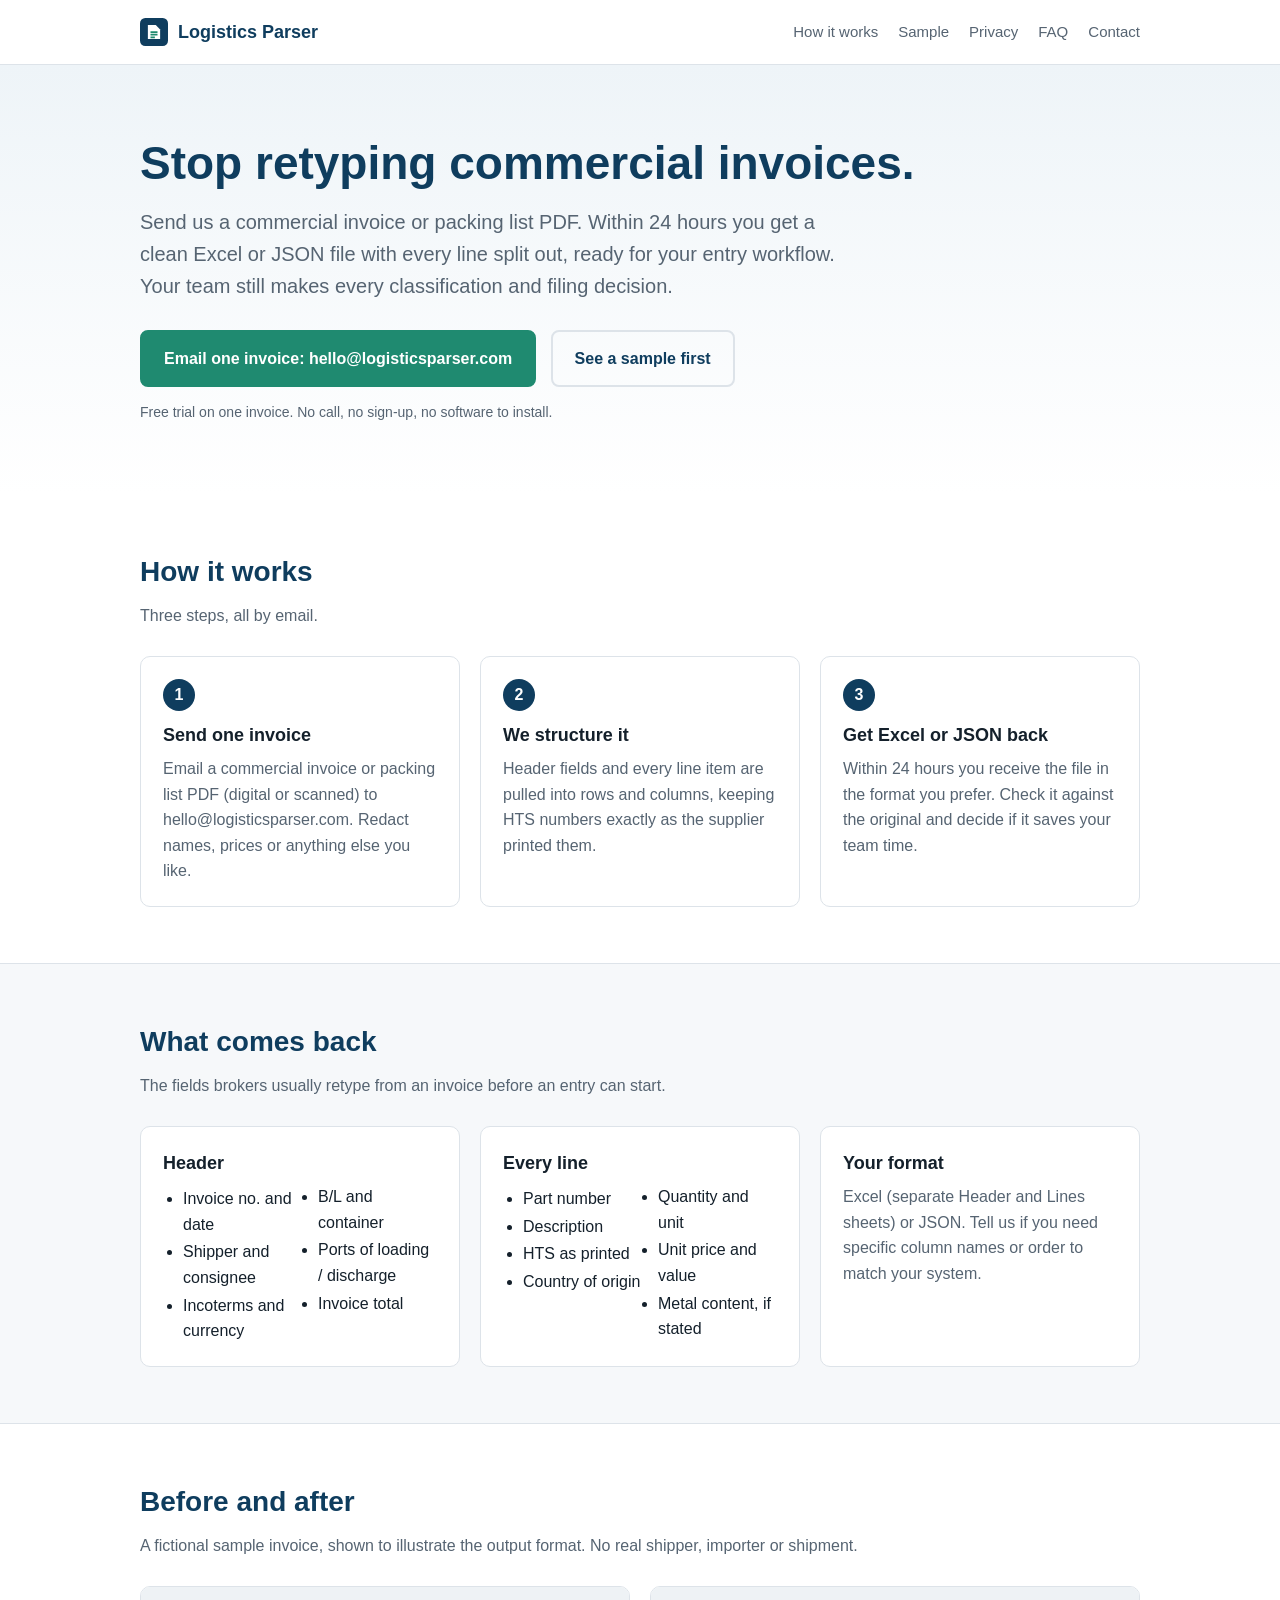
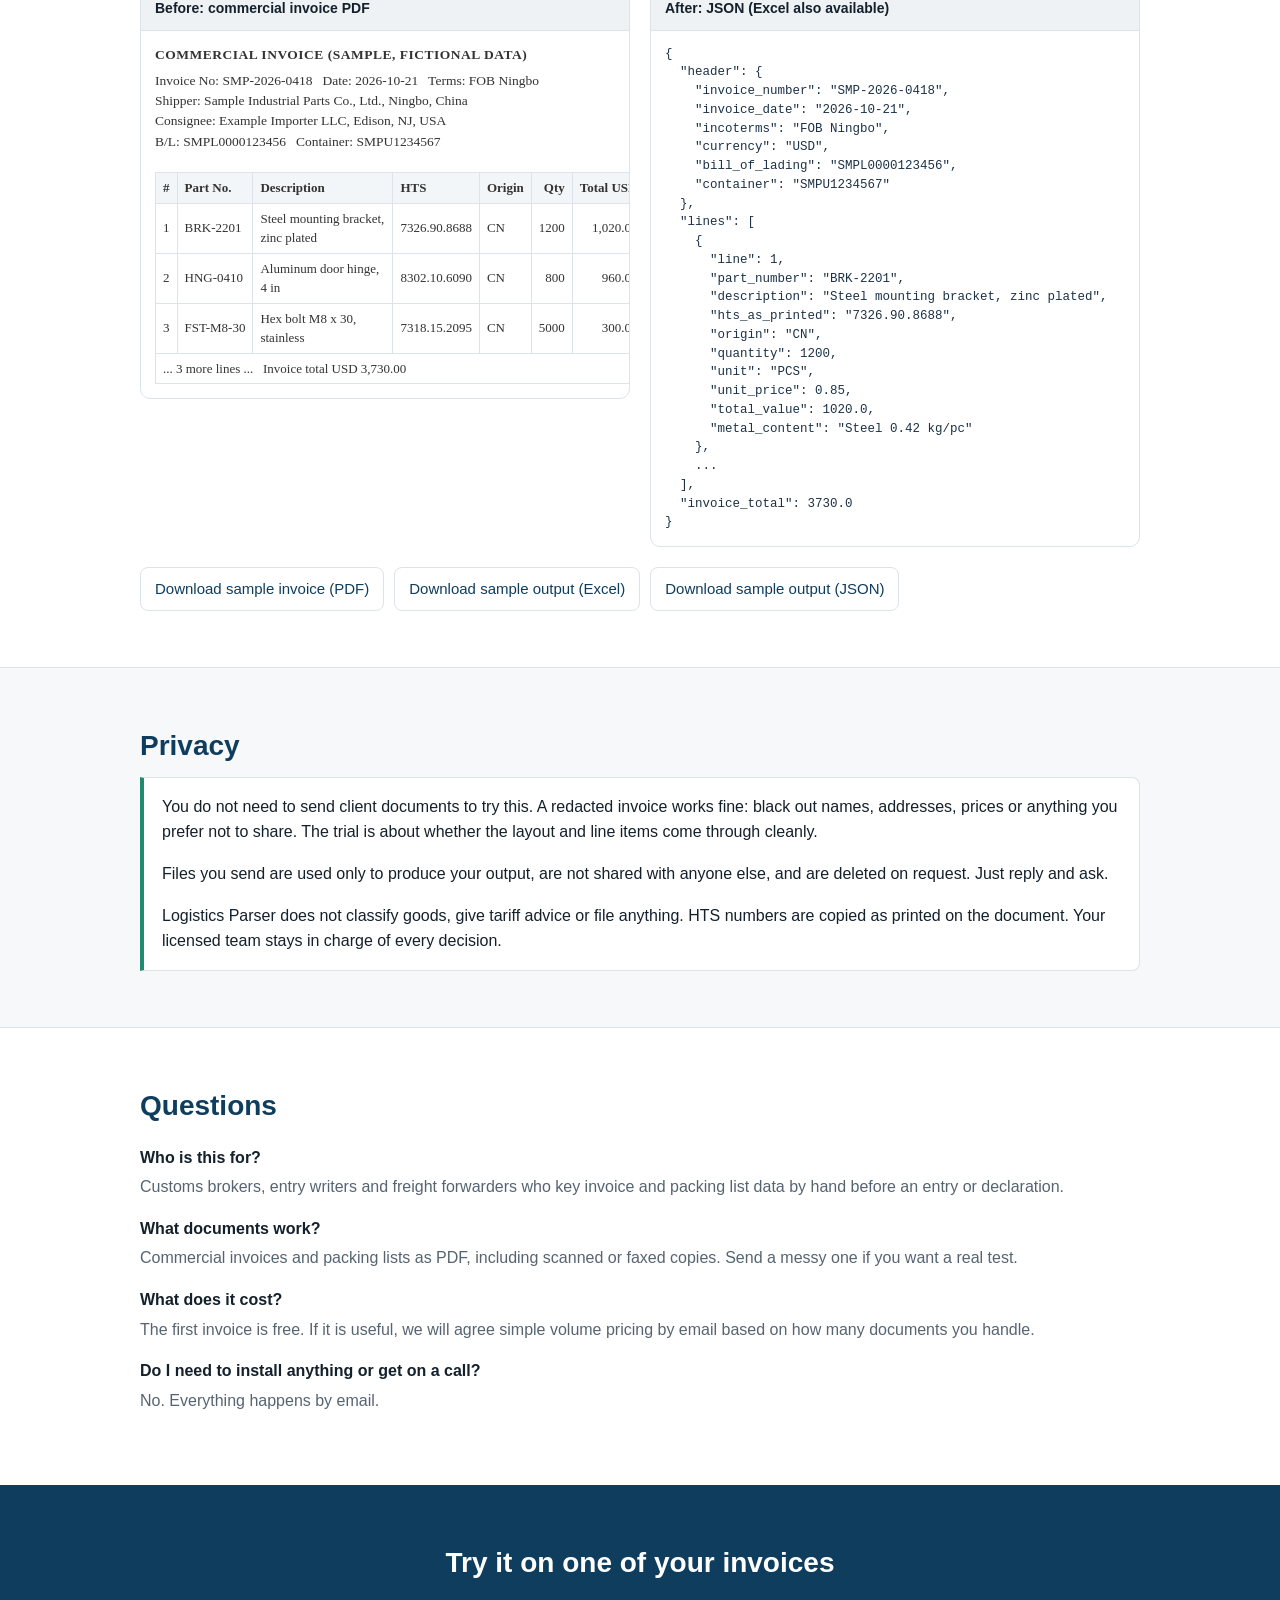
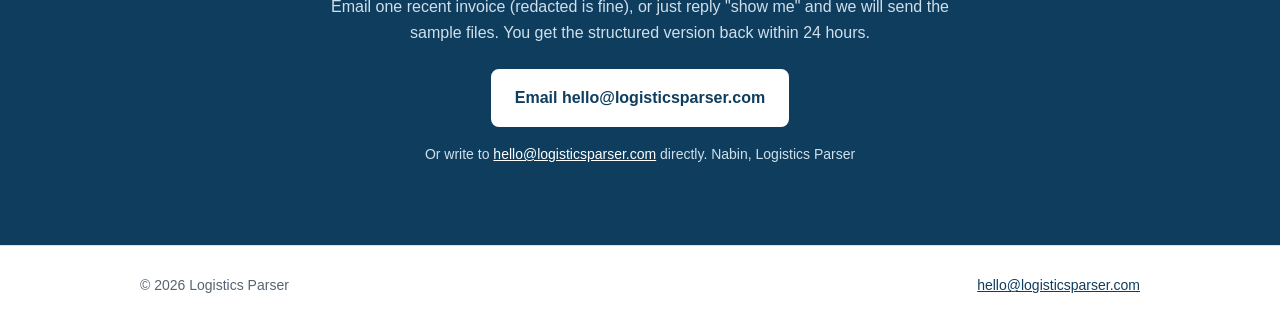
<file: index.html>
<!doctype html>
<html lang="en">
<head>
<meta charset="utf-8">
<meta name="viewport" content="width=device-width,initial-scale=1">
<title>Logistics Parser | Commercial invoices to Excel or JSON for customs brokers</title>
<meta name="description" content="Send one commercial invoice or packing list PDF (redacted is fine). Get a clean Excel or JSON file back within 24 hours. No call, no sign-up.">
<link rel="canonical" href="https://logisticsparser.com/">
<link rel="icon" href="favicon.svg" type="image/svg+xml">
<meta property="og:title" content="Logistics Parser">
<meta property="og:description" content="Commercial invoice PDFs to structured Excel or JSON within 24 hours. Built for customs brokers.">
<meta property="og:url" content="https://logisticsparser.com/">
<meta property="og:type" content="website">
<link rel="stylesheet" href="style.css">
</head>
<body>
<header class="top">
 <div class="wrap">
  <a class="logo" href="#"><img src="favicon.svg" alt="">Logistics Parser</a>
  <nav><a href="#how">How it works</a><a href="#sample">Sample</a><a href="#privacy">Privacy</a><a href="#faq">FAQ</a><a href="#contact">Contact</a></nav>
 </div>
</header>

<main>
<section class="hero">
 <div class="wrap">
  <h1>Stop retyping commercial invoices.</h1>
  <p class="lead">Send us a commercial invoice or packing list PDF. Within 24 hours you get a clean Excel or JSON file with every line split out, ready for your entry workflow. Your team still makes every classification and filing decision.</p>
  <a class="btn" href="mailto:hello@logisticsparser.com?subject=Show%20me&amp;body=Hi%20Nabin%2C%0A%0AAttached%20is%20one%20invoice%20(redacted).%20Please%20send%20back%20the%20Excel%20%2F%20JSON%20version.%0A%0AThanks">Email one invoice: hello@logisticsparser.com</a>
  <a class="btn ghost" href="#sample">See a sample first</a>
  <p class="small" style="margin-top:14px">Free trial on one invoice. No call, no sign-up, no software to install.</p>
 </div>
</section>

<section id="how">
 <div class="wrap">
  <h2>How it works</h2>
  <p class="sub">Three steps, all by email.</p>
  <div class="grid3">
   <div class="card"><div class="num">1</div><h3>Send one invoice</h3><p>Email a commercial invoice or packing list PDF (digital or scanned) to hello@logisticsparser.com. Redact names, prices or anything else you like.</p></div>
   <div class="card"><div class="num">2</div><h3>We structure it</h3><p>Header fields and every line item are pulled into rows and columns, keeping HTS numbers exactly as the supplier printed them.</p></div>
   <div class="card"><div class="num">3</div><h3>Get Excel or JSON back</h3><p>Within 24 hours you receive the file in the format you prefer. Check it against the original and decide if it saves your team time.</p></div>
  </div>
 </div>
</section>

<section class="alt">
 <div class="wrap">
  <h2>What comes back</h2>
  <p class="sub">The fields brokers usually retype from an invoice before an entry can start.</p>
  <div class="grid3">
   <div class="card"><h3>Header</h3><ul class="fields"><li>Invoice no. and date</li><li>Shipper and consignee</li><li>Incoterms and currency</li><li>B/L and container</li><li>Ports of loading / discharge</li><li>Invoice total</li></ul></div>
   <div class="card"><h3>Every line</h3><ul class="fields"><li>Part number</li><li>Description</li><li>HTS as printed</li><li>Country of origin</li><li>Quantity and unit</li><li>Unit price and value</li><li>Metal content, if stated</li></ul></div>
   <div class="card"><h3>Your format</h3><p>Excel (separate Header and Lines sheets) or JSON. Tell us if you need specific column names or order to match your system.</p></div>
  </div>
 </div>
</section>

<section id="sample">
 <div class="wrap">
  <h2>Before and after</h2>
  <p class="sub">A fictional sample invoice, shown to illustrate the output format. No real shipper, importer or shipment.</p>
  <div class="ba">
   <div class="panel">
    <div class="ph">Before: commercial invoice PDF</div>
    <div class="pb inv">
     <div class="hd">COMMERCIAL INVOICE (SAMPLE, FICTIONAL DATA)</div>
     Invoice No: SMP-2026-0418 &nbsp; Date: 2026-10-21 &nbsp; Terms: FOB Ningbo<br>
     Shipper: Sample Industrial Parts Co., Ltd., Ningbo, China<br>
     Consignee: Example Importer LLC, Edison, NJ, USA<br>
     B/L: SMPL0000123456 &nbsp; Container: SMPU1234567<br><br>
     <table>
      <tr><th>#</th><th>Part No.</th><th>Description</th><th>HTS</th><th>Origin</th><th class="r">Qty</th><th class="r">Total USD</th></tr>
      <tr><td>1</td><td>BRK-2201</td><td>Steel mounting bracket, zinc plated</td><td>7326.90.8688</td><td>CN</td><td class="r">1200</td><td class="r">1,020.00</td></tr>
      <tr><td>2</td><td>HNG-0410</td><td>Aluminum door hinge, 4 in</td><td>8302.10.6090</td><td>CN</td><td class="r">800</td><td class="r">960.00</td></tr>
      <tr><td>3</td><td>FST-M8-30</td><td>Hex bolt M8 x 30, stainless</td><td>7318.15.2095</td><td>CN</td><td class="r">5000</td><td class="r">300.00</td></tr>
      <tr><td colspan="7">... 3 more lines ... &nbsp; Invoice total USD 3,730.00</td></tr>
     </table>
    </div>
   </div>
   <div class="panel">
    <div class="ph">After: JSON (Excel also available)</div>
    <div class="pb"><pre>{
  "header": {
    "invoice_number": "SMP-2026-0418",
    "invoice_date": "2026-10-21",
    "incoterms": "FOB Ningbo",
    "currency": "USD",
    "bill_of_lading": "SMPL0000123456",
    "container": "SMPU1234567"
  },
  "lines": [
    {
      "line": 1,
      "part_number": "BRK-2201",
      "description": "Steel mounting bracket, zinc plated",
      "hts_as_printed": "7326.90.8688",
      "origin": "CN",
      "quantity": 1200,
      "unit": "PCS",
      "unit_price": 0.85,
      "total_value": 1020.0,
      "metal_content": "Steel 0.42 kg/pc"
    },
    ...
  ],
  "invoice_total": 3730.0
}</pre></div>
   </div>
  </div>
  <div class="dl">
   <a href="sample/sample_invoice.pdf" download>Download sample invoice (PDF)</a>
   <a href="sample/sample_output.xlsx" download>Download sample output (Excel)</a>
   <a href="sample/sample_output.json" download>Download sample output (JSON)</a>
  </div>
 </div>
</section>

<section id="privacy" class="alt">
 <div class="wrap">
  <h2>Privacy</h2>
  <div class="note">
   <p style="margin-top:0">You do not need to send client documents to try this. A redacted invoice works fine: black out names, addresses, prices or anything you prefer not to share. The trial is about whether the layout and line items come through cleanly.</p>
   <p>Files you send are used only to produce your output, are not shared with anyone else, and are deleted on request. Just reply and ask.</p>
   <p style="margin-bottom:0">Logistics Parser does not classify goods, give tariff advice or file anything. HTS numbers are copied as printed on the document. Your licensed team stays in charge of every decision.</p>
  </div>
 </div>
</section>

<section id="faq">
 <div class="wrap">
  <h2>Questions</h2>
  <dl class="faq">
   <dt>Who is this for?</dt>
   <dd>Customs brokers, entry writers and freight forwarders who key invoice and packing list data by hand before an entry or declaration.</dd>
   <dt>What documents work?</dt>
   <dd>Commercial invoices and packing lists as PDF, including scanned or faxed copies. Send a messy one if you want a real test.</dd>
   <dt>What does it cost?</dt>
   <dd>The first invoice is free. If it is useful, we will agree simple volume pricing by email based on how many documents you handle.</dd>
   <dt>Do I need to install anything or get on a call?</dt>
   <dd>No. Everything happens by email.</dd>
  </dl>
 </div>
</section>

<section id="contact" class="cta">
 <div class="wrap">
  <h2>Try it on one of your invoices</h2>
  <p>Email one recent invoice (redacted is fine), or just reply "show me" and we will send the sample files. You get the structured version back within 24 hours.</p>
  <a class="btn" href="mailto:hello@logisticsparser.com?subject=Show%20me">Email hello@logisticsparser.com</a>
  <p class="small" style="color:#cfe0ec;margin-top:16px">Or write to <a class="mail" href="mailto:hello@logisticsparser.com">hello@logisticsparser.com</a> directly. Nabin, Logistics Parser</p>
 </div>
</section>
</main>

<footer>
 <div class="wrap">
  <span>&copy; 2026 Logistics Parser</span>
  <span><a href="mailto:hello@logisticsparser.com">hello@logisticsparser.com</a></span>
 </div>
</footer>
</body>
</html>
</file>
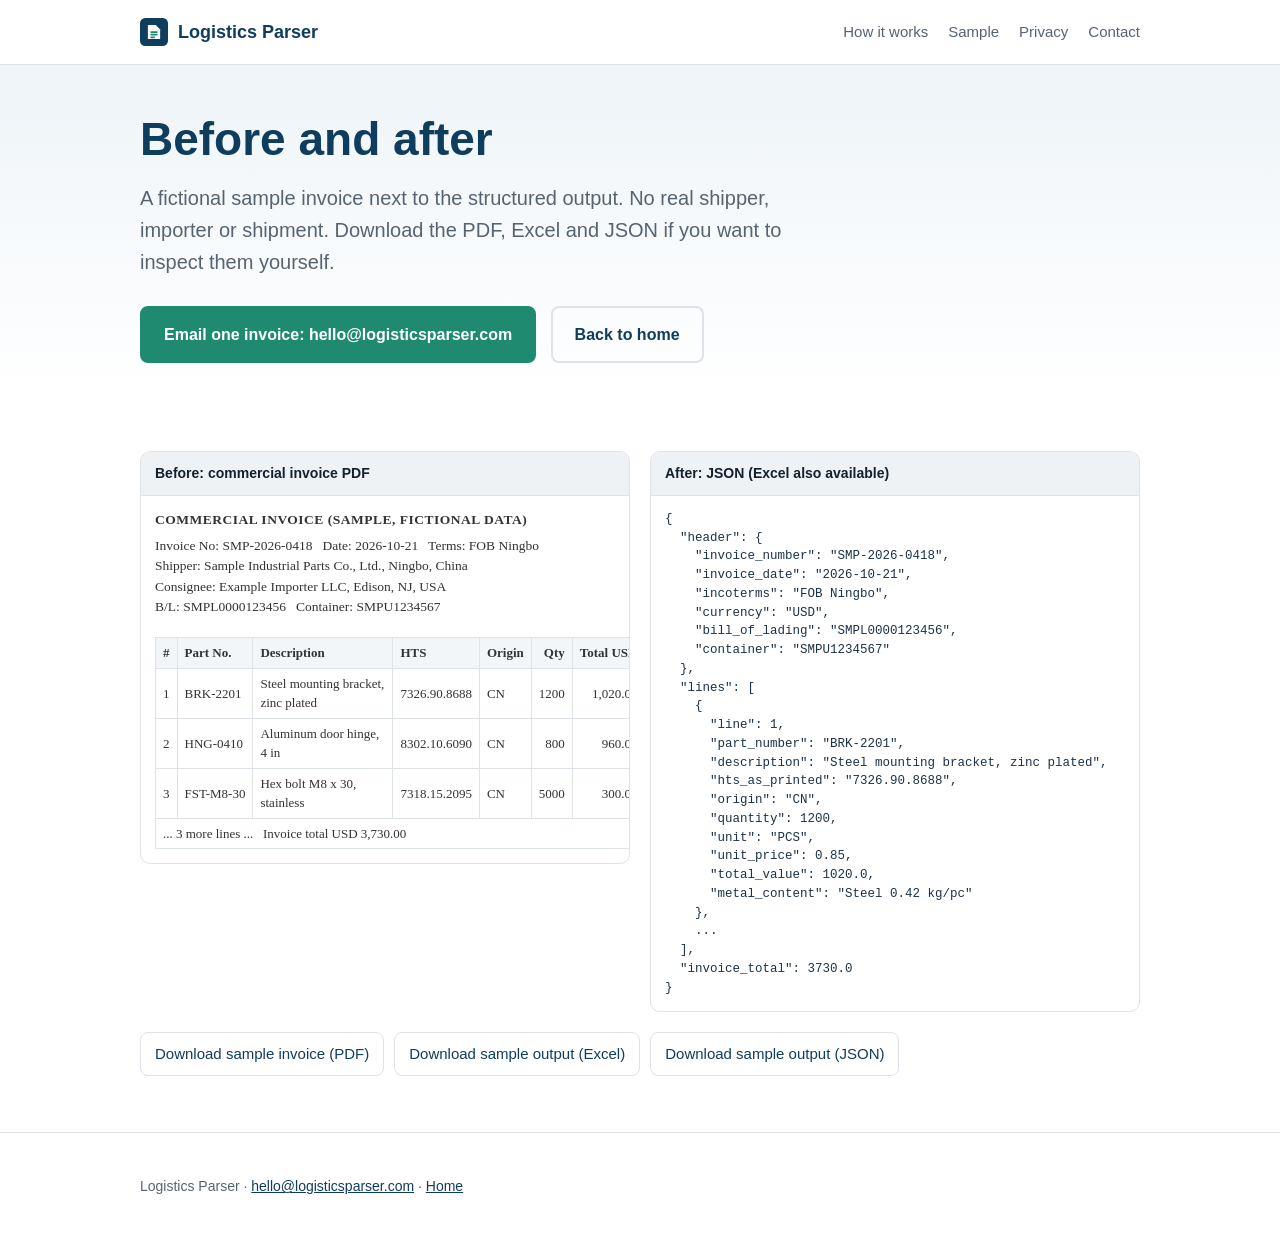
<file: sample/index.html>
<!doctype html>
<html lang="en">
<head>
<meta charset="utf-8">
<meta name="viewport" content="width=device-width,initial-scale=1">
<title>Sample invoice before and after | Logistics Parser</title>
<meta name="description" content="Fictional commercial invoice PDF next to the structured Excel and JSON output Logistics Parser returns.">
<link rel="canonical" href="https://logisticsparser.com/sample/">
<link rel="icon" href="../favicon.svg" type="image/svg+xml">
<link rel="stylesheet" href="../style.css">
</head>
<body>
<header class="top">
 <div class="wrap">
  <a class="logo" href="/"><img src="../favicon.svg" alt="">Logistics Parser</a>
  <nav><a href="/#how">How it works</a><a href="/sample/">Sample</a><a href="/#privacy">Privacy</a><a href="/#contact">Contact</a></nav>
 </div>
</header>

<main>
<section class="hero" style="padding:48px 0 32px">
 <div class="wrap">
  <h1>Before and after</h1>
  <p class="lead">A fictional sample invoice next to the structured output. No real shipper, importer or shipment. Download the PDF, Excel and JSON if you want to inspect them yourself.</p>
  <a class="btn" href="mailto:hello@logisticsparser.com?subject=Show%20me&amp;body=Hi%20Nabin%2C%0A%0AAttached%20is%20one%20invoice%20(redacted).%20Please%20send%20back%20the%20Excel%20%2F%20JSON%20version.%0A%0AThanks">Email one invoice: hello@logisticsparser.com</a>
  <a class="btn ghost" href="/">Back to home</a>
 </div>
</section>

<section>
 <div class="wrap">
  <div class="ba">
   <div class="panel">
    <div class="ph">Before: commercial invoice PDF</div>
    <div class="pb inv">
     <div class="hd">COMMERCIAL INVOICE (SAMPLE, FICTIONAL DATA)</div>
     Invoice No: SMP-2026-0418 &nbsp; Date: 2026-10-21 &nbsp; Terms: FOB Ningbo<br>
     Shipper: Sample Industrial Parts Co., Ltd., Ningbo, China<br>
     Consignee: Example Importer LLC, Edison, NJ, USA<br>
     B/L: SMPL0000123456 &nbsp; Container: SMPU1234567<br><br>
     <table>
      <tr><th>#</th><th>Part No.</th><th>Description</th><th>HTS</th><th>Origin</th><th class="r">Qty</th><th class="r">Total USD</th></tr>
      <tr><td>1</td><td>BRK-2201</td><td>Steel mounting bracket, zinc plated</td><td>7326.90.8688</td><td>CN</td><td class="r">1200</td><td class="r">1,020.00</td></tr>
      <tr><td>2</td><td>HNG-0410</td><td>Aluminum door hinge, 4 in</td><td>8302.10.6090</td><td>CN</td><td class="r">800</td><td class="r">960.00</td></tr>
      <tr><td>3</td><td>FST-M8-30</td><td>Hex bolt M8 x 30, stainless</td><td>7318.15.2095</td><td>CN</td><td class="r">5000</td><td class="r">300.00</td></tr>
      <tr><td colspan="7">... 3 more lines ... &nbsp; Invoice total USD 3,730.00</td></tr>
     </table>
    </div>
   </div>
   <div class="panel">
    <div class="ph">After: JSON (Excel also available)</div>
    <div class="pb"><pre>{
  "header": {
    "invoice_number": "SMP-2026-0418",
    "invoice_date": "2026-10-21",
    "incoterms": "FOB Ningbo",
    "currency": "USD",
    "bill_of_lading": "SMPL0000123456",
    "container": "SMPU1234567"
  },
  "lines": [
    {
      "line": 1,
      "part_number": "BRK-2201",
      "description": "Steel mounting bracket, zinc plated",
      "hts_as_printed": "7326.90.8688",
      "origin": "CN",
      "quantity": 1200,
      "unit": "PCS",
      "unit_price": 0.85,
      "total_value": 1020.0,
      "metal_content": "Steel 0.42 kg/pc"
    },
    ...
  ],
  "invoice_total": 3730.0
}</pre></div>
   </div>
  </div>
  <div class="dl">
   <a href="sample_invoice.pdf" download>Download sample invoice (PDF)</a>
   <a href="sample_output.xlsx" download>Download sample output (Excel)</a>
   <a href="sample_output.json" download>Download sample output (JSON)</a>
  </div>
 </div>
</section>
</main>

<footer>
 <div class="wrap">
  <p>Logistics Parser · <a href="mailto:hello@logisticsparser.com">hello@logisticsparser.com</a> · <a href="/">Home</a></p>
 </div>
</footer>
</body>
</html>
</file>
<file: style.css>
:root{--ink:#14202b;--muted:#566472;--brand:#0f3d5e;--accent:#1f8a70;--bg:#f6f8fa;--line:#dde3e9;--card:#fff}
*{box-sizing:border-box}
html{-webkit-text-size-adjust:100%}
body{margin:0;font:16px/1.6 -apple-system,BlinkMacSystemFont,"Segoe UI",Roboto,Helvetica,Arial,sans-serif;color:var(--ink);background:#fff}
a{color:var(--brand)}
.wrap{max-width:1040px;margin:0 auto;padding:0 20px}
header.top{border-bottom:1px solid var(--line);background:#fff}
header.top .wrap{display:flex;align-items:center;justify-content:space-between;height:64px}
.logo{display:flex;align-items:center;gap:10px;font-weight:700;color:var(--brand);text-decoration:none;font-size:18px}
.logo img{width:28px;height:28px}
nav a{margin-left:20px;color:var(--muted);text-decoration:none;font-size:15px}
nav a:hover{color:var(--brand)}
.hero{background:linear-gradient(180deg,#eef4f8,#fff);padding:72px 0 56px}
.hero h1{font-size:clamp(30px,5vw,46px);line-height:1.15;margin:0 0 16px;max-width:780px;color:var(--brand)}
.hero p.lead{font-size:clamp(17px,2.2vw,20px);color:var(--muted);max-width:700px;margin:0 0 28px}
.btn{display:inline-block;background:var(--accent);color:#fff;text-decoration:none;font-weight:600;padding:14px 22px;border-radius:8px;border:2px solid var(--accent)}
.btn:hover{background:#18705b;border-color:#18705b}
.btn.ghost{background:transparent;color:var(--brand);border-color:var(--line);margin-left:10px}
.btn.ghost:hover{border-color:var(--brand);background:#fff}
.small{font-size:14px;color:var(--muted)}
section{padding:56px 0}
section.alt{background:var(--bg);border-top:1px solid var(--line);border-bottom:1px solid var(--line)}
h2{font-size:28px;margin:0 0 8px;color:var(--brand)}
.sub{color:var(--muted);margin:0 0 28px;max-width:720px}
.grid3{display:grid;grid-template-columns:repeat(3,1fr);gap:20px}
.card{background:var(--card);border:1px solid var(--line);border-radius:10px;padding:22px}
.card h3{margin:0 0 6px;font-size:18px}
.card p{margin:0;color:var(--muted)}
.num{display:inline-flex;width:32px;height:32px;border-radius:50%;background:var(--brand);color:#fff;align-items:center;justify-content:center;font-weight:700;margin-bottom:10px}
ul.fields{columns:2;padding-left:20px;margin:0}
ul.fields li{margin:2px 0}
.ba{display:grid;grid-template-columns:1fr 1fr;gap:20px;align-items:start}
.panel{background:#fff;border:1px solid var(--line);border-radius:10px;overflow:hidden}
.panel .ph{background:#eef2f5;padding:10px 14px;font-weight:600;font-size:14px;border-bottom:1px solid var(--line)}
.panel .pb{padding:14px;font-size:13.5px;overflow-x:auto}
.inv{font-family:Georgia,"Times New Roman",serif;color:#333;line-height:1.5}
.inv .hd{font-weight:700;letter-spacing:.5px;margin-bottom:6px}
.inv td:nth-child(3){white-space:normal;min-width:140px}
table{border-collapse:collapse;width:100%;font-size:13px}
th,td{border:1px solid var(--line);padding:5px 7px;text-align:left;white-space:nowrap}
th{background:#f3f6f8}
td.r,th.r{text-align:right}
pre{margin:0;font:12.5px/1.5 ui-monospace,SFMono-Regular,Menlo,Consolas,monospace;white-space:pre;color:#1d3247}
.dl{margin-top:20px;display:flex;flex-wrap:wrap;gap:10px}
.dl a{border:1px solid var(--line);background:#fff;padding:9px 14px;border-radius:8px;text-decoration:none;font-size:15px}
.dl a:hover{border-color:var(--brand)}
.note{border-left:4px solid var(--accent);background:#fff;padding:16px 18px;border-radius:0 8px 8px 0;border-top:1px solid var(--line);border-right:1px solid var(--line);border-bottom:1px solid var(--line)}
.cta{background:var(--brand);color:#fff;text-align:center}
.cta h2{color:#fff}
.cta p{color:#cfe0ec;max-width:640px;margin:0 auto 24px}
.cta .btn{background:#fff;color:var(--brand);border-color:#fff}
.cta .btn:hover{background:#e8f1f7}
.cta a.mail{color:#fff}
dl.faq dt{font-weight:600;margin-top:16px}
dl.faq dd{margin:4px 0 0;color:var(--muted)}
footer{padding:28px 0;font-size:14px;color:var(--muted);border-top:1px solid var(--line)}
footer .wrap{display:flex;justify-content:space-between;flex-wrap:wrap;gap:8px}
@media (max-width:820px){
 .grid3,.ba{grid-template-columns:1fr}
 nav{display:none}
 ul.fields{columns:1}
 .btn.ghost{margin:10px 0 0}
 .hero{padding:48px 0 40px}
 section{padding:44px 0}
}
</file>
